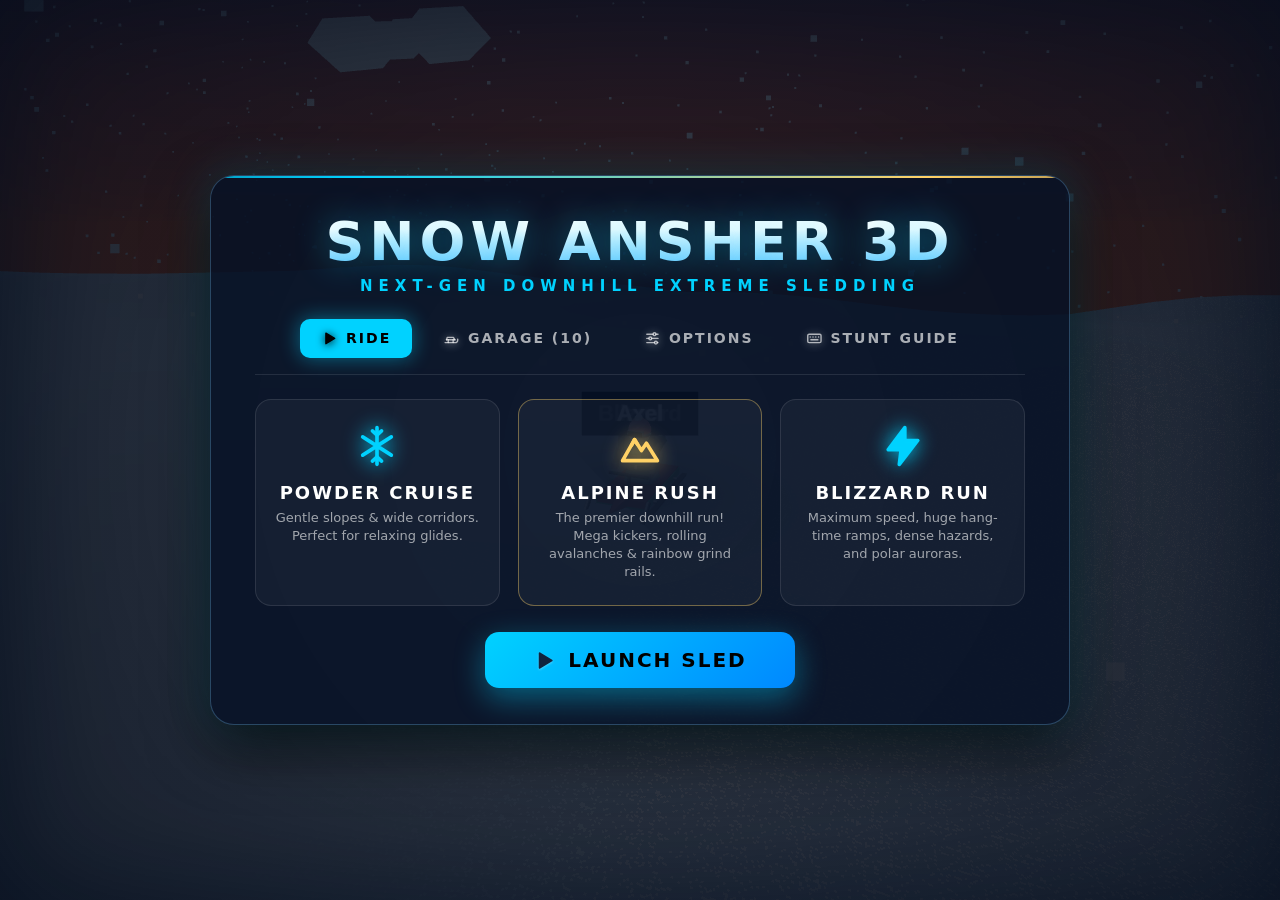
<file: index.html>
<!DOCTYPE html>
<html lang="en" data-theme="dark">
<head>
    <meta name="color-scheme" content="dark">
    <meta charset="UTF-8">
    <meta name="viewport" content="width=device-width, initial-scale=1.0, user-scalable=no">
    <title>snowansher</title>
    <link rel="icon" type="image/svg+xml" href="./favicon.svg">
    <link rel="apple-touch-icon" href="./favicon.svg">
    <link rel="stylesheet" href="./style.css">
</head>
<body>
    <!--
        Icon sprite. One consistent set (24x24, 2px round strokes) used everywhere via
        <svg class="icon"><use href="#i-NAME"/></svg>. Colour comes from currentColor.
    -->
    <svg xmlns="http://www.w3.org/2000/svg" aria-hidden="true" focusable="false" style="position:absolute;width:0;height:0;overflow:hidden">
        <defs>
            <symbol id="i-play" viewBox="0 0 24 24"><polygon points="7 4.5 19.5 12 7 19.5" fill="currentColor"/></symbol>
            <symbol id="i-pause" viewBox="0 0 24 24"><rect x="6" y="4.5" width="4" height="15" rx="1" fill="currentColor"/><rect x="14" y="4.5" width="4" height="15" rx="1" fill="currentColor"/></symbol>
            <symbol id="i-home" viewBox="0 0 24 24"><path d="M3 11.5 12 4l9 7.5"/><path d="M5.5 10v10h13V10"/><path d="M10 20v-5.5h4V20"/></symbol>
            <symbol id="i-retry" viewBox="0 0 24 24"><path d="M3.5 12a8.5 8.5 0 1 0 2.6-6.1"/><path d="M3.5 3.8v4.6h4.6"/></symbol>
            <symbol id="i-spin" viewBox="0 0 24 24"><path d="M20.5 12a8.5 8.5 0 1 1-2.6-6.1"/><path d="M20.5 3.8v4.6h-4.6"/></symbol>
            <symbol id="i-gift" viewBox="0 0 24 24"><rect x="3" y="8" width="18" height="4" rx="1"/><path d="M12 8v13"/><path d="M19 12v7a2 2 0 0 1-2 2H7a2 2 0 0 1-2-2v-7"/><path d="M7.5 8a2.5 2.5 0 0 1 0-5C10 3 12 8 12 8s2-5 4.5-5a2.5 2.5 0 0 1 0 5"/></symbol>
            <symbol id="i-trophy" viewBox="0 0 24 24"><path d="M6 9H4.5a2.5 2.5 0 0 1 0-5H6"/><path d="M18 9h1.5a2.5 2.5 0 0 0 0-5H18"/><path d="M4 22h16"/><path d="M10 14.66V17c0 .55-.47.98-.97 1.21C7.85 18.75 7 20.24 7 22"/><path d="M14 14.66V17c0 .55.47.98.97 1.21C16.15 18.75 17 20.24 17 22"/><path d="M18 2H6v7a6 6 0 0 0 12 0V2Z"/></symbol>
            <symbol id="i-shield" viewBox="0 0 24 24"><path d="M12 3l7.5 3v5.5c0 4.7-3.2 8.2-7.5 9.5-4.3-1.3-7.5-4.8-7.5-9.5V6L12 3z"/><path d="M9 12l2 2 4-4"/></symbol>
            <symbol id="i-magnet" viewBox="0 0 24 24"><path d="M5 3h5v9a2 2 0 0 0 4 0V3h5v9a7 7 0 0 1-14 0V3z"/><path d="M5 8h5M14 8h5"/></symbol>
            <symbol id="i-rocket" viewBox="0 0 24 24"><path d="M12 2.5c3.2 2.3 5 5.8 5 9.5v3.5H7V12c0-3.7 1.8-7.2 5-9.5z"/><circle cx="12" cy="9.5" r="1.8"/><path d="M7 13l-3 3.5V20l3-1.5M17 13l3 3.5V20l-3-1.5"/><path d="M10 18.5c0 1.4.8 2.6 2 3.5 1.2-.9 2-2.1 2-3.5"/></symbol>
            <symbol id="i-star" viewBox="0 0 24 24"><polygon points="12 2.5 14.9 8.6 21.5 9.5 16.7 14.1 17.9 20.7 12 17.5 6.1 20.7 7.3 14.1 2.5 9.5 9.1 8.6" fill="currentColor"/></symbol>
            <symbol id="i-bolt" viewBox="0 0 24 24"><polygon points="13 2 4 14 11 14 10 22 20 9 13 9" fill="currentColor"/></symbol>
            <symbol id="i-mountain" viewBox="0 0 24 24"><path d="M2.5 20 9 8.5l3.8 6 2.7-4L21.5 20z"/><path d="M7.4 11.6 9 8.5l1.6 2.6"/></symbol>
            <symbol id="i-snowflake" viewBox="0 0 24 24"><path d="M12 2v20M4.2 7l15.6 10M4.2 17 19.8 7"/><path d="M9.5 3.8 12 6l2.5-2.2M9.5 20.2 12 18l2.5 2.2"/></symbol>
            <symbol id="i-sled" viewBox="0 0 24 24"><path d="M3 18h14.5a3.5 3.5 0 0 0 3.5-3.5V13"/><path d="M5 14h12"/><path d="M7.5 14v4M14.5 14v4"/><path d="M5 14l1.2-3.5h8.6L17 14"/></symbol>
            <symbol id="i-sliders" viewBox="0 0 24 24"><path d="M4 6h9M17 6h3M4 12h3M11 12h9M4 18h11M19 18h1"/><circle cx="15" cy="6" r="2"/><circle cx="9" cy="12" r="2"/><circle cx="17" cy="18" r="2"/></symbol>
            <symbol id="i-gear" viewBox="0 0 24 24"><circle cx="12" cy="12" r="3.2"/><path d="M12 2.5v3M12 18.5v3M2.5 12h3M18.5 12h3M5.3 5.3l2.1 2.1M16.6 16.6l2.1 2.1M18.7 5.3l-2.1 2.1M7.4 16.6l-2.1 2.1"/></symbol>
            <symbol id="i-keyboard" viewBox="0 0 24 24"><rect x="2.5" y="6" width="19" height="12" rx="2"/><path d="M6 10h.01M10 10h.01M14 10h.01M18 10h.01M7 14h10"/></symbol>
            <symbol id="i-steer" viewBox="0 0 24 24"><path d="M3 12h18"/><path d="M7 8l-4 4 4 4"/><path d="M17 8l4 4-4 4"/></symbol>
            <symbol id="i-arrow-up" viewBox="0 0 24 24"><path d="M12 20V5"/><path d="M5.5 11.5 12 5l6.5 6.5"/></symbol>
            <symbol id="i-arrow-down" viewBox="0 0 24 24"><path d="M12 4v15"/><path d="M5.5 12.5 12 19l6.5-6.5"/></symbol>
            <symbol id="i-arrow-left" viewBox="0 0 24 24"><path d="M20 12H5"/><path d="M11.5 5.5 5 12l6.5 6.5"/></symbol>
            <symbol id="i-arrow-right" viewBox="0 0 24 24"><path d="M4 12h15"/><path d="M12.5 5.5 19 12l-6.5 6.5"/></symbol>
            <symbol id="i-rail" viewBox="0 0 24 24"><path d="M2.5 14c4-7 15-7 19 0"/><path d="M6 10.4V19M12 8.6V19M18 10.4V19"/></symbol>
            <symbol id="i-lock" viewBox="0 0 24 24"><rect x="5" y="10.5" width="14" height="10" rx="2"/><path d="M8 10.5V8a4 4 0 0 1 8 0v2.5"/></symbol>
            <symbol id="i-check" viewBox="0 0 24 24"><path d="M5 12.5l4.5 4.5L19 7.5"/></symbol>
            <symbol id="i-x" viewBox="0 0 24 24"><path d="M6 6l12 12M18 6 6 18"/></symbol>
            <symbol id="i-plus" viewBox="0 0 24 24"><path d="M12 5v14M5 12h14"/></symbol>
            <symbol id="i-minus" viewBox="0 0 24 24"><path d="M5 12h14"/></symbol>
            <symbol id="i-info" viewBox="0 0 24 24"><circle cx="12" cy="12" r="9.5"/><path d="M12 11v5.5"/><path d="M12 7.5h.01"/></symbol>
            <symbol id="i-heart" viewBox="0 0 24 24"><path d="M12 20.5 4.2 12.8a4.7 4.7 0 0 1 6.6-6.7L12 7.3l1.2-1.2a4.7 4.7 0 0 1 6.6 6.7L12 20.5z"/></symbol>
            <symbol id="i-flag" viewBox="0 0 24 24"><path d="M5 21V3"/><path d="M5 4h12l-2.5 4 2.5 4H5"/></symbol>
            <symbol id="i-tree" viewBox="0 0 24 24"><path d="M12 2.5 6 10h3L4.5 16h15L15 10h3L12 2.5z"/><path d="M12 16v5.5"/></symbol>
            <symbol id="i-eye" viewBox="0 0 24 24"><path d="M2 12s3.8-7 10-7 10 7 10 7-3.8 7-10 7S2 12 2 12z"/><circle cx="12" cy="12" r="3"/></symbol>
            <symbol id="i-volume" viewBox="0 0 24 24"><path d="M4 9.5v5h3.5L12.5 19V5L7.5 9.5H4z"/><path d="M16 9a4.2 4.2 0 0 1 0 6"/><path d="M18.6 6.4a8 8 0 0 1 0 11.2"/></symbol>
            <symbol id="i-music" viewBox="0 0 24 24"><path d="M9 18V5.5l11-2V16"/><circle cx="6.5" cy="18" r="2.5"/><circle cx="17.5" cy="16" r="2.5"/></symbol>
        </defs>
    </svg>

    <!-- 3D Canvas WebGL Render Layer -->
    <div id="canvas-container"></div>

    <!-- Speed vignette & visual overlays -->
    <div id="speed-vignette"></div>
    <div id="speed-lines"></div>
    <div id="screen-flash"></div>

    <!-- HUD (Heads-Up Display) -->
    <div id="hud">
        <div class="hud-top">
            <div class="hud-card">
                <div class="hud-icon-box gold">
                    <svg class="icon"><use href="#i-gift"/></svg>
                </div>
                <div>
                    <div class="hud-label">GIFTS</div>
                    <div class="hud-val" id="hud-gifts">0</div>
                </div>
            </div>

            <div class="hud-center">
                <div class="distance-display">
                    <div class="hud-label">DISTANCE</div>
                    <div><span class="hud-val" id="hud-dist">0</span><span class="unit">M</span></div>
                </div>
                <div id="combo-popup"><svg class="icon"><use href="#i-star"/></svg> CLOSE CALL! +50m <svg class="icon"><use href="#i-star"/></svg></div>

                <!-- Active Powerups Tray -->
                <div id="powerup-tray">
                    <div class="powerup-pill" id="pill-shield"><svg class="icon"><use href="#i-shield"/></svg> SHIELD</div>
                    <div class="powerup-pill" id="pill-magnet"><svg class="icon"><use href="#i-magnet"/></svg> MAGNET</div>
                    <div class="powerup-pill" id="pill-rocket"><svg class="icon"><use href="#i-rocket"/></svg> HYPER BOOST</div>
                    <div class="powerup-pill" id="pill-multiplier"><svg class="icon"><use href="#i-star"/></svg> 2X SCORE</div>
                </div>
            </div>

            <div class="hud-card">
                <div class="hud-icon-box">
                    <svg class="icon"><use href="#i-trophy"/></svg>
                </div>
                <div>
                    <div class="hud-label">RECORD</div>
                    <div class="hud-val" id="hud-best">0</div>
                </div>
            </div>
        </div>

        <div class="hud-bottom">
            <div class="hud-controls-hint">
                <span class="kbd-badge kbd-steer">A</span> <span class="kbd-badge kbd-steer">D</span> STEER
                <span style="opacity: 0.3; margin: 0 4px;">|</span>
                <span class="kbd-badge kbd-jump">SPACE</span> HIGH JUMP
                <span style="opacity: 0.3; margin: 0 4px;">|</span>
                <span class="kbd-badge kbd-stunt">W</span> <span class="kbd-badge kbd-stunt">S</span> <span class="kbd-badge kbd-stunt">E</span> AERIAL STUNTS
                <span style="opacity: 0.3; margin: 0 4px;">|</span>
                <span class="kbd-badge kbd-pause">ESC</span> PAUSE
            </div>

            <div class="speedometer">
                <div class="hud-label">VELOCITY</div>
                <div class="speed-val-wrap">
                    <span class="hud-val" id="hud-speed">0</span>
                    <span class="unit">KM/H</span>
                </div>
                <div class="speed-bar-container">
                    <div class="speed-bar-fill" id="hud-speed-bar"></div>
                </div>
            </div>
        </div>
    </div>

    <!-- Mobile Touch Area -->
    <div id="touch-controls">
        <div class="touch-zone-left" id="touch-left"></div>
        <div class="touch-zone-jump" id="touch-jump"></div>
        <div class="touch-zone-right" id="touch-right"></div>
    </div>

    <!-- Main Menu Overlay -->
    <div id="menu-overlay" class="overlay">
        <div class="menu-modal">
            <div class="title-block">
                <h1>SNOW ANSHER 3D</h1>
                <div class="subtitle">Next-Gen Downhill Extreme Sledding</div>
            </div>

            <div class="tabs">
                <button class="tab-btn active" data-tab="tab-play"><svg class="icon"><use href="#i-play"/></svg> RIDE</button>
                <button class="tab-btn" data-tab="tab-garage"><svg class="icon"><use href="#i-sled"/></svg> GARAGE (10)</button>
                <button class="tab-btn" data-tab="tab-settings"><svg class="icon"><use href="#i-sliders"/></svg> OPTIONS</button>
                <button class="tab-btn" data-tab="tab-controls"><svg class="icon"><use href="#i-keyboard"/></svg> STUNT GUIDE</button>
            </div>

            <!-- Tab: Play Modes -->
            <div id="tab-play" class="tab-panel active">
                <div class="modes-grid">
                    <div class="mode-card" onclick="game.start('easy')">
                        <svg class="icon"><use href="#i-snowflake"/></svg>
                        <h3>POWDER CRUISE</h3>
                        <p>Gentle slopes & wide corridors. Perfect for relaxing glides.</p>
                    </div>
                    <div class="mode-card featured" onclick="game.start('medium')">
                        <svg class="icon"><use href="#i-mountain"/></svg>
                        <h3>ALPINE RUSH</h3>
                        <p>The premier downhill run! Mega kickers, rolling avalanches & rainbow grind rails.</p>
                    </div>
                    <div class="mode-card" onclick="game.start('hard')">
                        <svg class="icon"><use href="#i-bolt"/></svg>
                        <h3>BLIZZARD RUN</h3>
                        <p>Maximum speed, huge hang-time ramps, dense hazards, and polar auroras.</p>
                    </div>
                </div>

                <div style="text-align: center;">
                    <button class="btn-action" onclick="game.start('medium')">
                        <svg class="icon"><use href="#i-play"/></svg> LAUNCH SLED
                    </button>
                </div>
            </div>

            <!-- Tab: Garage -->
            <div id="tab-garage" class="tab-panel">
                <div class="garage-header">
                    <h2 style="font-family: 'Orbitron'; font-size: 20px;">FLEET GARAGE</h2>
                    <div class="garage-currency">
                        <svg class="icon"><use href="#i-gift"/></svg> <span id="garage-gifts-val">0</span>
                    </div>
                </div>

                <div class="sled-grid" id="garage-list">
                    <!-- Populated dynamically via JS -->
                </div>
            </div>

            <!-- Tab: Settings -->
            <div id="tab-settings" class="tab-panel">
                <div class="settings-grid">
                    <div class="setting-row">
                        <label>GRAPHICS PRESET</label>
                        <select id="opt-graphics" onchange="game.setOption('graphics', this.value)">
                            <option value="ultra">ULTRA (GLSL Shaders & High VFX)</option>
                            <option value="balanced" selected>BALANCED (Smooth 60FPS)</option>
                            <option value="performance">PERFORMANCE (Fast / Low Spec)</option>
                        </select>
                    </div>
                    <div class="setting-row">
                        <label>THEME</label>
                        <select id="opt-theme" onchange="game.setOption('theme', this.value)">
                            <option value="dark" selected>DARK (Default)</option>
                            <option value="midnight">MIDNIGHT BLUE</option>
                            <option value="light">LIGHT</option>
                        </select>
                    </div>
                    <div class="setting-row">
                        <label>CAMERA SENSITIVITY</label>
                        <input type="range" id="opt-sens" min="0.6" max="2.2" step="0.1" value="1.2" oninput="game.setOption('sens', this.value)">
                    </div>
                    <div class="setting-row">
                        <label>FIELD OF VIEW (FOV)</label>
                        <input type="range" id="opt-fov" min="55" max="95" step="5" value="70" oninput="game.setOption('fov', this.value)">
                    </div>
                    <div class="setting-row">
                        <label>AUDIO VOLUME</label>
                        <input type="range" id="opt-volume" min="0" max="1" step="0.05" value="0.75" oninput="game.setOption('volume', this.value)">
                    </div>
                </div>
            </div>

            <!-- Tab: Controls / Stunts Guide -->
            <div id="tab-controls" class="tab-panel">
                <div style="display: flex; flex-direction: column; gap: 12px; font-size: 15px; color: rgba(255,255,255,0.85); line-height: 1.5;">
                    <div style="display: flex; align-items: center; justify-content: space-between; border-bottom: 1px solid rgba(255,255,255,0.1); padding-bottom: 6px;">
                        <span><svg class="icon"><use href="#i-steer"/></svg> Steer Left / Right</span>
                        <span><span class="kbd-badge">A</span> <span class="kbd-badge">D</span> or <span class="kbd-badge">←</span> <span class="kbd-badge">→</span></span>
                    </div>
                    <div style="display: flex; align-items: center; justify-content: space-between; border-bottom: 1px solid rgba(255,255,255,0.1); padding-bottom: 6px;">
                        <span><svg class="icon"><use href="#i-arrow-up"/></svg> High Jump / Mega Ramp Launch</span>
                        <span><span class="kbd-badge">SPACE</span> (Hold for extra floaty height!)</span>
                    </div>
                    <div style="display: flex; align-items: center; justify-content: space-between; border-bottom: 1px solid rgba(255,255,255,0.1); padding-bottom: 6px;">
                        <span><svg class="icon"><use href="#i-spin"/></svg> Aerial Stunts (While in air)</span>
                        <span><span class="kbd-badge">W</span> Superman | <span class="kbd-badge">S</span> Backflip | <span class="kbd-badge">E</span> Method</span>
                    </div>
                    <div style="display: flex; align-items: center; justify-content: space-between; border-bottom: 1px solid rgba(255,255,255,0.1); padding-bottom: 6px;">
                        <span><svg class="icon"><use href="#i-rail"/></svg> Rainbow Grind Rails</span>
                        <span>Land on elevated rails to grind with sparks!</span>
                    </div>
                    <div style="display: flex; align-items: center; justify-content: space-between;">
                        <span><svg class="icon"><use href="#i-shield"/></svg> Powerup Pickups</span>
                        <span>Shield (Absorbs crash) | Magnet | Hyper Rocket Boost</span>
                    </div>
                </div>
            </div>
        </div>
    </div>

    <!-- Game Over Overlay -->
    <div id="gameover-overlay" class="overlay hidden">
        <div class="menu-modal gameover-modal">
            <div id="new-record-tag" class="highscore-badge"><svg class="icon"><use href="#i-star"/></svg> NEW RECORD! <svg class="icon"><use href="#i-star"/></svg></div>
            <h1 style="font-family: 'Orbitron'; font-size: 42px; color: var(--danger); text-shadow: 0 0 25px rgba(255, 71, 87, 0.5);">WIPEOUT!</h1>
            <p style="color: rgba(255,255,255,0.6); letter-spacing: 3px; font-weight: 700; margin-top: 4px;">HEAVY IMPACT DETECTED</p>

            <div class="gameover-stats">
                <div class="stat-result-box">
                    <div class="hud-label">DISTANCE</div>
                    <div class="num" id="go-dist">0m</div>
                </div>
                <div class="stat-result-box">
                    <div class="hud-label">GIFTS</div>
                    <div class="num gold" id="go-gifts">0</div>
                </div>
                <div class="stat-result-box">
                    <div class="hud-label">TOP SPEED</div>
                    <div class="num" id="go-speed">0</div>
                </div>
            </div>

            <div style="display: flex; justify-content: center; gap: 16px;">
                <button class="btn-action" onclick="game.retry()">
                    <svg class="icon"><use href="#i-retry"/></svg> RETRY RUN
                </button>
                <button class="btn-secondary" onclick="game.openMenu()">
                    <svg class="icon"><use href="#i-home"/></svg> HUB
                </button>
            </div>
        </div>
    </div>

    <!-- Pause Overlay -->
    <div id="pause-overlay" class="overlay hidden">
        <div class="menu-modal" style="max-width: 440px; text-align: center;">
            <h1 style="font-family: 'Orbitron'; font-size: 36px; margin-bottom: 24px;">GAME PAUSED</h1>
            <div style="display: flex; flex-direction: column; gap: 14px;">
                <button class="btn-action" onclick="game.togglePause()">
                    <svg class="icon"><use href="#i-play"/></svg> RESUME
                </button>
                <button class="btn-secondary" onclick="game.retry()">
                    <svg class="icon"><use href="#i-retry"/></svg> RESTART
                </button>
                <button class="btn-secondary" onclick="game.openMenu()">
                    <svg class="icon"><use href="#i-home"/></svg> MAIN MENU
                </button>
            </div>
        </div>
    </div>

    <!-- Three.js Engine & Modular Subsystems -->
    <script src="three.r128.min.js"></script>
    <script src="js/DebugTools.js"></script>
    <script src="js/Shaders.js"></script>
    <script src="js/AudioEngine.js"></script>
    <script src="js/AudioSynthesizerBank.js"></script>
    <script src="js/SoundtrackData.js"></script>
    <script src="js/RiderModel.js"></script>
    <script src="js/StuntAnimationLibrary.js"></script>
    <script src="js/SledCollection.js"></script>
    <script src="js/CosmeticsCatalog.js"></script>
    <script src="js/WorldEnvironment.js"></script>
    <script src="js/ProceduralDecorations.js"></script>
    <script src="js/SlopeTrackPatterns.js"></script>
    <script src="js/ObstaclesManager.js"></script>
    <script src="js/PowerupSystem.js"></script>
    <script src="js/TrickSystem.js"></script>
    <script src="js/ParticleEngine.js"></script>
    <script src="js/GamePhysics.js"></script>
    <script src="js/MultiplayerBotRiders.js"></script>
    <script src="js/AchievementsCatalog.js"></script>
    <script src="js/GameUI.js"></script>
    <script src="js/GhostRacer.js"></script>
    <script src="js/BiomesManager.js"></script>
    <script src="js/WeatherFX.js"></script>
    <script src="js/Customizer.js"></script>
    <script src="js/TelemetryAndLeaderboard.js"></script>
    <script src="js/TerrainBiomesMesher.js"></script>
    <script src="js/StuntComboEngine.js"></script>
    <script src="js/DailyChallenges.js"></script>
    <script src="js/VisualPostProcessor.js"></script>
    <script src="script.js"></script>

    <style>
        /* Sprite icons: stroke-based, sized to the surrounding text by default. */
        svg.icon {
            display: inline-block;
            width: 1em;
            height: 1em;
            flex: 0 0 auto;
            vertical-align: -0.125em;
            fill: none;
            stroke: currentColor;
            stroke-width: 2;
            stroke-linecap: round;
            stroke-linejoin: round;
            overflow: visible;
        }

        /* Mode cards: the icon sits above the title at a real size. It was 1em (16px)
           because the old rule targeted <i> elements that no longer exist. */
        .mode-card > svg.icon {
            display: block;
            width: 44px;
            height: 44px;
            margin: 0 auto 14px;
            color: var(--primary);
            filter: drop-shadow(0 0 10px currentColor);
            transition: transform 0.25s;
        }
        .mode-card.featured > svg.icon { color: var(--accent); }
        .mode-card:hover > svg.icon { transform: scale(1.15); }

        .tab-btn svg.icon { width: 1.2em; height: 1.2em; }
        .btn-action svg.icon, .btn-secondary svg.icon { width: 1.15em; height: 1.15em; }
        .hud-icon-box svg.icon { width: 1.15em; height: 1.15em; }
        .garage-currency svg.icon { width: 1.1em; height: 1.1em; }
        #tab-controls svg.icon { width: 1.25em; height: 1.25em; margin-right: 6px; color: var(--primary); }

        /* Legacy Font Awesome-style <i> icons created by JS templates are swapped for
           sprite icons by the script below; keep their old shim class styled the same. */
        svg.snow-fa-icon { display: inline-block; }
    </style>
    <script>
    /* Swap <i class="fas fa-..."> placeholders (used by JS-built toasts and garage
       cards) for icons from the sprite above. */
    (() => {
        const MAP = {
            "fa-gift": "gift", "fa-trophy": "trophy", "fa-medal": "trophy",
            "fa-shield-alt": "shield", "fa-shield": "shield", "fa-magnet": "magnet",
            "fa-rocket": "rocket", "fa-star": "star", "fa-bolt": "bolt",
            "fa-play": "play", "fa-pause": "pause", "fa-home": "home", "fa-rotate": "retry",
            "fa-cog": "gear", "fa-wrench": "gear", "fa-sliders-h": "sliders",
            "fa-snowflake": "snowflake", "fa-tree": "tree", "fa-flag": "flag",
            "fa-check": "check", "fa-times": "x", "fa-close": "x",
            "fa-plus": "plus", "fa-minus": "minus", "fa-lock": "lock", "fa-unlock": "lock",
            "fa-info-circle": "info", "fa-question-circle": "info", "fa-heart": "heart",
            "fa-eye": "eye", "fa-music": "music", "fa-keyboard": "keyboard",
            "fa-volume-up": "volume", "fa-volume-down": "volume", "fa-volume-mute": "volume",
            "fa-arrow-left": "arrow-left", "fa-arrow-right": "arrow-right",
            "fa-arrow-up": "arrow-up", "fa-arrow-down": "arrow-down"
        };
        function convert(el) {
            const key = [...el.classList].find(c => MAP[c]);
            const svg = document.createElementNS("http://www.w3.org/2000/svg", "svg");
            svg.setAttribute("class", "icon snow-fa-icon");
            svg.setAttribute("data-icon", key || "fa-star");
            svg.setAttribute("aria-hidden", "true");
            const use = document.createElementNS("http://www.w3.org/2000/svg", "use");
            use.setAttribute("href", "#i-" + (key ? MAP[key] : "star"));
            svg.appendChild(use);
            el.replaceWith(svg);
        }
        function replaceIcons(root) {
            if (root.nodeType === 1 && root.matches && root.matches('i[class*="fa-"]')) convert(root);
            if (!root.querySelectorAll) return;
            root.querySelectorAll('i[class*="fa-"]').forEach(convert);
        }
        replaceIcons(document);
        new MutationObserver(records => records.forEach(record =>
            record.addedNodes.forEach(node => { if (node.nodeType === 1) replaceIcons(node); })
        )).observe(document.documentElement, { childList: true, subtree: true });
    })();
    </script>

</body>
</html>
</file>
<file: style.css>
:root, :root[data-theme="dark"] {
  color-scheme: dark;
  --primary: #00d2ff;
  --primary-glow: rgba(0, 210, 255, 0.45);
  --accent: #ffd166;
  --accent-glow: rgba(255, 209, 102, 0.5);
  --danger: #ff4757;
  --glass-bg: rgba(7, 18, 38, 0.82);
  --glass-border: rgba(120, 200, 255, 0.28);
  --glass-highlight: rgba(255, 255, 255, 0.12);
  --panel-bg: rgba(3, 10, 24, 0.9);
  --surface: #050b14;
  --surface-2: #0a1526;
  --text: #ffffff;
  --text-dim: rgba(255, 255, 255, 0.65);
}

:root[data-theme="midnight"] {
  color-scheme: dark;
  --primary: #7c5cff;
  --primary-glow: rgba(124, 92, 255, 0.45);
  --accent: #00e5a0;
  --accent-glow: rgba(0, 229, 160, 0.5);
  --glass-bg: rgba(10, 6, 32, 0.85);
  --glass-border: rgba(150, 120, 255, 0.3);
  --panel-bg: rgba(6, 4, 20, 0.92);
  --surface: #07041a;
  --surface-2: #100b2e;
  --text: #f2eeff;
  --text-dim: rgba(242, 238, 255, 0.65);
}

:root[data-theme="light"] {
  color-scheme: light;
  --primary: #0077b6;
  --primary-glow: rgba(0, 119, 182, 0.35);
  --accent: #c77700;
  --accent-glow: rgba(199, 119, 0, 0.4);
  --danger: #d62828;
  --glass-bg: rgba(245, 249, 255, 0.88);
  --glass-border: rgba(0, 119, 182, 0.28);
  --glass-highlight: rgba(255, 255, 255, 0.7);
  --panel-bg: rgba(255, 255, 255, 0.94);
  --surface: #eef4fa;
  --surface-2: #dfeaf5;
  --text: #0d1b2a;
  --text-dim: rgba(13, 27, 42, 0.68);
}

* {
  box-sizing: border-box;
  user-select: none;
  -webkit-user-select: none;
  margin: 0;
  padding: 0;
}

body, html {
  width: 100%;
  height: 100%;
  overflow: hidden;
  background-color: var(--surface, #050b14);
  font-family: system-ui, -apple-system, BlinkMacSystemFont, 'Segoe UI', Roboto, sans-serif;
  color: var(--text, #ffffff);
}

#canvas-container {
  position: absolute;
  inset: 0;
  z-index: 1;
}

canvas {
  display: block;
  width: 100%;
  height: 100%;
}

/* Speed Vignette & Speed Lines */
#speed-vignette {
  position: fixed;
  inset: 0;
  pointer-events: none;
  z-index: 5;
  box-shadow: inset 0 0 120px rgba(0, 40, 80, 0.7);
  transition: box-shadow 0.2s;
}

#speed-lines {
  position: fixed;
  inset: 0;
  pointer-events: none;
  z-index: 6;
  opacity: 0;
  background: radial-gradient(circle at center, transparent 55%, rgba(200, 245, 255, 0.2) 95%);
  transition: opacity 0.2s ease-out;
}

#screen-flash {
  position: fixed;
  inset: 0;
  pointer-events: none;
  z-index: 7;
  background: white;
  opacity: 0;
  transition: opacity 0.15s ease-out;
}

/* Achievement Toast Notification */
.achievement-toast {
  position: fixed;
  top: 24px;
  right: 24px;
  z-index: 1000;
  background: var(--glass-bg);
  border: 1px solid var(--accent);
  border-radius: 16px;
  padding: 14px 22px;
  display: flex;
  align-items: center;
  gap: 16px;
  box-shadow: 0 10px 40px rgba(0, 0, 0, 0.6), 0 0 25px var(--accent-glow);
  backdrop-filter: none;
  transform: translateX(120%);
  transition: transform 0.4s cubic-bezier(0.175, 0.885, 0.32, 1.275);
  pointer-events: none;
}

.achievement-toast.show {
  transform: translateX(0);
}

/* HUD Overlay */
#hud {
  position: fixed;
  inset: 0;
  pointer-events: none;
  z-index: 10;
  display: flex;
  flex-direction: column;
  justify-content: space-between;
  padding: 24px 32px;
  visibility: hidden;
  opacity: 0;
  transition: opacity 0.3s ease;
}

#hud.active {
  visibility: visible;
  opacity: 1;
}

.hud-top {
  display: flex;
  justify-content: space-between;
  align-items: flex-start;
}

.hud-card {
  background: var(--glass-bg);
  backdrop-filter: none;
  -webkit-backdrop-filter: none;
  border: 1px solid var(--glass-border);
  border-radius: 14px;
  padding: 12px 20px;
  box-shadow: 0 8px 32px rgba(0, 0, 0, 0.45);
  display: flex;
  align-items: center;
  gap: 14px;
}

.hud-icon-box {
  width: 44px;
  height: 44px;
  border-radius: 10px;
  background: rgba(255, 255, 255, 0.08);
  display: flex;
  align-items: center;
  justify-content: center;
  font-size: 20px;
  color: var(--primary);
  border: 1px solid rgba(255, 255, 255, 0.1);
}

.hud-icon-box.gold {
  color: var(--accent);
  background: rgba(255, 209, 102, 0.12);
}

.hud-label {
  font-size: 11px;
  letter-spacing: 2px;
  text-transform: uppercase;
  color: rgba(255, 255, 255, 0.6);
  font-weight: 700;
}

.hud-val {
  font-family: 'Orbitron', system-ui, sans-serif;
  font-size: 26px;
  font-weight: 700;
  color: #ffffff;
  text-shadow: 0 0 12px var(--primary-glow);
}

.hud-center {
  position: absolute;
  left: 50%;
  top: 24px;
  transform: translateX(-50%);
  display: flex;
  flex-direction: column;
  align-items: center;
  gap: 8px;
}

.distance-display {
  background: var(--glass-bg);
  backdrop-filter: none;
  border: 1px solid var(--glass-border);
  border-radius: 16px;
  padding: 10px 30px;
  text-align: center;
}

.distance-display .hud-val {
  font-size: 38px;
  font-weight: 900;
  color: #ffffff;
  letter-spacing: 2px;
}

.distance-display .unit {
  font-size: 14px;
  color: var(--primary);
  margin-left: 4px;
}

/* Active Powerups Tray */
#powerup-tray {
  display: flex;
  gap: 10px;
  margin-top: 6px;
}

.powerup-pill {
  background: rgba(0, 0, 0, 0.6);
  border: 1px solid var(--primary);
  border-radius: 20px;
  padding: 4px 14px;
  display: flex;
  align-items: center;
  gap: 8px;
  font-size: 12px;
  font-family: 'Orbitron', system-ui, sans-serif;
  font-weight: bold;
  color: white;
  display: none;
}

.powerup-pill.active {
  display: flex;
}

/* Combo & Near-miss toast */
#combo-popup {
  font-family: 'Orbitron', system-ui, sans-serif;
  font-size: 24px;
  font-weight: 900;
  color: var(--accent);
  text-shadow: 0 0 25px var(--accent-glow);
  letter-spacing: 2px;
  opacity: 0;
  transform: scale(0.7) translateY(10px);
  transition: all 0.25s cubic-bezier(0.175, 0.885, 0.32, 1.275);
  pointer-events: none;
  white-space: nowrap;
}

#combo-popup.show {
  opacity: 1;
  transform: scale(1.15) translateY(0);
}

/* HUD Bottom */
.hud-bottom {
  display: flex;
  justify-content: space-between;
  align-items: flex-end;
}

.speedometer {
  background: var(--glass-bg);
  backdrop-filter: none;
  border: 1px solid var(--glass-border);
  border-radius: 14px;
  padding: 14px 24px;
  display: flex;
  flex-direction: column;
  align-items: flex-end;
}

.speed-val-wrap {
  display: flex;
  align-items: baseline;
  gap: 6px;
}

.speed-val-wrap .hud-val {
  font-size: 36px;
  font-weight: 900;
  color: #00d2ff;
}

.speed-val-wrap .unit {
  font-size: 13px;
  color: rgba(255, 255, 255, 0.5);
  font-weight: 700;
}

.speed-bar-container {
  width: 150px;
  height: 7px;
  background: rgba(255, 255, 255, 0.12);
  border-radius: 4px;
  margin-top: 6px;
  overflow: hidden;
}

.speed-bar-fill {
  height: 100%;
  width: 30%;
  background: linear-gradient(90deg, #00d2ff, #ffd166, #ff4757);
  border-radius: 4px;
  transition: width 0.1s linear;
}

.hud-controls-hint {
  color: rgba(255, 255, 255, 0.65);
  font-size: 14px;
  font-weight: 600;
  letter-spacing: 1px;
  display: flex;
  align-items: center;
  gap: 8px;
}

.kbd-badge {
  background: rgba(255, 255, 255, 0.15);
  border: 1px solid rgba(255, 255, 255, 0.3);
  border-radius: 6px;
  padding: 3px 8px;
  font-size: 12px;
  font-family: 'Orbitron', system-ui, sans-serif;
  color: #ffffff;
}

/* Mobile Touch Controls */
#touch-controls {
  position: fixed;
  inset: 0;
  pointer-events: none;
  z-index: 15;
  display: none;
}

.touch-zone-left, .touch-zone-right, .touch-zone-jump {
  position: absolute;
  pointer-events: auto;
}

.touch-zone-left { left: 0; bottom: 0; width: 35%; height: 60%; }
.touch-zone-right { right: 0; bottom: 0; width: 35%; height: 60%; }
.touch-zone-jump { left: 35%; width: 30%; bottom: 0; height: 60%; }

/* Overlays & Menus */
.overlay {
  position: fixed;
  inset: 0;
  z-index: 20;
  display: flex;
  align-items: center;
  justify-content: center;
  background: radial-gradient(circle at center, color-mix(in srgb, var(--panel-bg, rgba(3, 14, 33, 0.9)) 85%, transparent) 0%, var(--panel-bg, rgba(1, 6, 15, 0.96)) 100%);
  opacity: 1;
  transition: opacity 0.35s ease, visibility 0.35s ease;
}

.overlay.hidden {
  opacity: 0;
  visibility: hidden;
  pointer-events: none;
}

.menu-modal {
  background: var(--glass-bg);
  border: 1px solid var(--glass-border);
  border-radius: 24px;
  box-shadow: 0 20px 60px rgba(0, 0, 0, 0.75), 0 0 45px rgba(0, 210, 255, 0.2);
  width: 90%;
  max-width: 860px;
  padding: 36px 44px;
  position: relative;
  overflow: hidden;
}

.menu-modal::before {
  content: '';
  position: absolute;
  top: 0;
  left: -50%;
  width: 200%;
  height: 2px;
  background: linear-gradient(90deg, transparent, var(--primary), var(--accent), transparent);
}

.title-block {
  text-align: center;
  margin-bottom: 24px;
}

.title-block h1 {
  font-family: 'Orbitron', system-ui, sans-serif;
  font-size: 54px;
  font-weight: 900;
  letter-spacing: 5px;
  background: linear-gradient(180deg, #ffffff 30%, #76d0ff 85%, #0099ff 100%);
  -webkit-background-clip: text;
  -webkit-text-fill-color: transparent;
  text-shadow: 0 0 35px var(--primary-glow);
  line-height: 1.1;
}

.title-block .subtitle {
  font-size: 15px;
  letter-spacing: 6px;
  color: var(--primary);
  text-transform: uppercase;
  font-weight: 700;
  margin-top: 6px;
}

/* Nav Tabs */
.tabs {
  display: flex;
  gap: 10px;
  justify-content: center;
  margin-bottom: 24px;
  border-bottom: 1px solid rgba(255, 255, 255, 0.1);
  padding-bottom: 16px;
}

.tab-btn {
  background: transparent;
  border: 1px solid transparent;
  color: rgba(255, 255, 255, 0.65);
  font-family: 'Orbitron', system-ui, sans-serif;
  font-size: 14px;
  font-weight: 700;
  letter-spacing: 2px;
  padding: 10px 20px;
  border-radius: 10px;
  cursor: pointer;
  transition: all 0.25s ease;
  display: flex;
  align-items: center;
  gap: 8px;
}

.tab-btn:hover {
  color: #ffffff;
  background: rgba(255, 255, 255, 0.08);
}

.tab-btn.active {
  color: #000000;
  background: var(--primary);
  box-shadow: 0 0 20px var(--primary-glow);
}

.tab-panel {
  display: none;
  animation: fadeIn 0.3s ease forwards;
}

.tab-panel.active {
  display: block;
}

@keyframes fadeIn {
  from { opacity: 0; transform: translateY(8px); }
  to { opacity: 1; transform: translateY(0); }
}

/* Mode Selection Cards */
.modes-grid {
  display: grid;
  grid-template-columns: repeat(3, 1fr);
  gap: 18px;
  margin-bottom: 26px;
}

.mode-card {
  background: rgba(255, 255, 255, 0.04);
  border: 1px solid rgba(255, 255, 255, 0.1);
  border-radius: 16px;
  padding: 24px 18px;
  text-align: center;
  cursor: pointer;
  transition: all 0.25s ease;
  position: relative;
  overflow: hidden;
}

.mode-card:hover {
  background: rgba(0, 210, 255, 0.12);
  border-color: var(--primary);
  transform: translateY(-5px);
  box-shadow: 0 12px 28px rgba(0, 210, 255, 0.25);
}

.mode-card.featured {
  border-color: rgba(255, 209, 102, 0.4);
}

.mode-card.featured:hover {
  background: rgba(255, 209, 102, 0.15);
  border-color: var(--accent);
  box-shadow: 0 12px 28px rgba(255, 209, 102, 0.3);
}

.mode-card i {
  font-size: 38px;
  margin-bottom: 14px;
  color: var(--primary);
  transition: transform 0.25s;
}

.mode-card.featured i {
  color: var(--accent);
}

.mode-card:hover i {
  transform: scale(1.15);
}

.mode-card h3 {
  font-family: 'Orbitron', system-ui, sans-serif;
  font-size: 18px;
  letter-spacing: 2px;
  margin-bottom: 6px;
}

.mode-card p {
  font-size: 13px;
  color: rgba(255, 255, 255, 0.6);
  line-height: 1.4;
}

/* Garage Grid */
.garage-header {
  display: flex;
  justify-content: space-between;
  align-items: center;
  margin-bottom: 18px;
}

.garage-currency {
  display: flex;
  align-items: center;
  gap: 8px;
  font-family: 'Orbitron', system-ui, sans-serif;
  font-size: 22px;
  color: var(--accent);
  background: rgba(255, 209, 102, 0.12);
  padding: 8px 18px;
  border-radius: 12px;
  border: 1px solid rgba(255, 209, 102, 0.3);
}

.sled-grid {
  display: grid;
  grid-template-columns: repeat(auto-fit, minmax(230px, 1fr));
  gap: 16px;
  max-height: 340px;
  overflow-y: auto;
  padding-right: 8px;
}

.sled-card {
  background: rgba(255, 255, 255, 0.04);
  border: 1px solid rgba(255, 255, 255, 0.1);
  border-radius: 14px;
  padding: 18px;
  cursor: pointer;
  transition: all 0.25s ease;
  position: relative;
}

.sled-card:hover {
  border-color: var(--primary);
  background: rgba(255, 255, 255, 0.08);
  transform: translateY(-3px);
}

.sled-card.selected {
  border-color: var(--primary);
  background: rgba(0, 210, 255, 0.16);
  box-shadow: 0 0 25px var(--primary-glow);
}

.sled-card.locked {
  opacity: 0.6;
}

.sled-badge {
  display: inline-block;
  font-size: 11px;
  font-weight: bold;
  padding: 3px 8px;
  border-radius: 6px;
  background: rgba(255, 255, 255, 0.1);
}

.sled-badge.owned {
  background: rgba(46, 213, 115, 0.2);
  color: #2ed573;
}

.sled-title {
  font-family: 'Orbitron', system-ui, sans-serif;
  font-size: 17px;
  font-weight: 700;
  margin-bottom: 6px;
}

.sled-stats-mini {
  display: flex;
  flex-direction: column;
  gap: 5px;
  font-size: 12px;
  color: rgba(255, 255, 255, 0.7);
}

.stat-row {
  display: flex;
  justify-content: space-between;
}

.stat-mini-bar {
  width: 85px;
  height: 4px;
  background: rgba(255, 255, 255, 0.15);
  border-radius: 2px;
  overflow: hidden;
  align-self: center;
}

.stat-mini-fill {
  height: 100%;
  background: var(--primary);
  border-radius: 2px;
}

/* Settings Grid */
.settings-grid {
  display: grid;
  grid-template-columns: repeat(2, 1fr);
  gap: 20px;
}

.setting-row {
  display: flex;
  flex-direction: column;
  gap: 8px;
}

.setting-row label {
  font-family: 'Orbitron', system-ui, sans-serif;
  font-size: 13px;
  letter-spacing: 1px;
  color: rgba(255, 255, 255, 0.85);
}

.setting-row select, .setting-row input[type="range"] {
  background: rgba(0, 0, 0, 0.4);
  border: 1px solid var(--glass-border);
  color: white;
  padding: 10px 14px;
  border-radius: 10px;
  font-family: inherit;
  font-size: 14px;
  outline: none;
}

/* Range sliders must have ZERO horizontal padding, otherwise the thumb
   track is inset and the slider can never reach 0% or 100% */
.setting-row input[type="range"] {
  padding: 8px 0;
  cursor: pointer;
}

/* Buttons */
.btn-action {
  display: inline-flex;
  align-items: center;
  justify-content: center;
  gap: 12px;
  background: linear-gradient(135deg, #00d2ff, #0088ff);
  color: #000000;
  font-family: 'Orbitron', system-ui, sans-serif;
  font-weight: 900;
  font-size: 20px;
  letter-spacing: 2px;
  padding: 16px 48px;
  border-radius: 14px;
  border: none;
  cursor: pointer;
  box-shadow: 0 10px 30px rgba(0, 210, 255, 0.4);
  transition: all 0.25s ease;
  text-transform: uppercase;
}

.btn-action:hover {
  transform: translateY(-3px) scale(1.02);
  box-shadow: 0 15px 45px rgba(0, 210, 255, 0.6);
  background: linear-gradient(135deg, #33dcff, #1995ff);
}

.btn-secondary {
  background: rgba(255, 255, 255, 0.08);
  border: 1px solid rgba(255, 255, 255, 0.2);
  color: #ffffff;
  font-family: 'Orbitron', system-ui, sans-serif;
  font-size: 15px;
  padding: 12px 28px;
  border-radius: 12px;
  cursor: pointer;
  transition: all 0.2s;
}

.btn-secondary:hover {
  background: rgba(255, 255, 255, 0.16);
  border-color: rgba(255, 255, 255, 0.4);
}

/* Game Over Screen */
.gameover-modal {
  text-align: center;
  max-width: 580px;
}

.gameover-stats {
  display: grid;
  grid-template-columns: repeat(3, 1fr);
  gap: 16px;
  margin: 28px 0;
}

.stat-result-box {
  background: rgba(255, 255, 255, 0.04);
  border: 1px solid rgba(255, 255, 255, 0.1);
  border-radius: 14px;
  padding: 16px;
}

.stat-result-box .num {
  font-family: 'Orbitron', system-ui, sans-serif;
  font-size: 32px;
  font-weight: 900;
  color: var(--primary);
  margin-top: 4px;
}

.stat-result-box .num.gold {
  color: var(--accent);
}

.highscore-badge {
  display: inline-block;
  background: linear-gradient(90deg, #f1c40f, #e67e22);
  color: black;
  font-family: 'Orbitron', system-ui, sans-serif;
  font-weight: 900;
  font-size: 12px;
  padding: 4px 14px;
  border-radius: 20px;
  letter-spacing: 2px;
  margin-bottom: 12px;
  display: none;
}

@media (max-width: 768px) {
  .menu-modal { padding: 24px 20px; width: 95%; }
  .title-block h1 { font-size: 36px; }
  .modes-grid { grid-template-columns: 1fr; gap: 12px; }
  .settings-grid { grid-template-columns: 1fr; }
  .hud-controls-hint { display: none; }
  #touch-controls { display: block; }
}
/* Full-colour icon system: icons use semantic colours instead of inheriting one monochrome tint. */
.snow-fa-icon { color:#c4b5fd; filter:drop-shadow(0 1px 3px currentColor); }
i.fa-gift, svg.snow-fa-icon[data-icon="fa-gift"] { color:#fb7185 !important; }
i.fa-heart, svg.snow-fa-icon[data-icon="fa-heart"] { color:#fb7185 !important; }
i.fa-times, svg.snow-fa-icon[data-icon="fa-times"] { color:#fb7185 !important; }
i.fa-close, svg.snow-fa-icon[data-icon="fa-close"] { color:#fb7185 !important; }
i.fa-minus, svg.snow-fa-icon[data-icon="fa-minus"] { color:#fb7185 !important; }
i.fa-trophy, svg.snow-fa-icon[data-icon="fa-trophy"] { color:#fbbf24 !important; }
i.fa-medal, svg.snow-fa-icon[data-icon="fa-medal"] { color:#fbbf24 !important; }
i.fa-coins, svg.snow-fa-icon[data-icon="fa-coins"] { color:#fbbf24 !important; }
i.fa-shield-alt, svg.snow-fa-icon[data-icon="fa-shield-alt"] { color:#60a5fa !important; }
i.fa-shield, svg.snow-fa-icon[data-icon="fa-shield"] { color:#60a5fa !important; }
i.fa-info-circle, svg.snow-fa-icon[data-icon="fa-info-circle"] { color:#60a5fa !important; }
i.fa-arrow-left, svg.snow-fa-icon[data-icon="fa-arrow-left"] { color:#60a5fa !important; }
i.fa-arrow-right, svg.snow-fa-icon[data-icon="fa-arrow-right"] { color:#60a5fa !important; }
i.fa-arrow-up, svg.snow-fa-icon[data-icon="fa-arrow-up"] { color:#60a5fa !important; }
i.fa-arrow-down, svg.snow-fa-icon[data-icon="fa-arrow-down"] { color:#60a5fa !important; }
i.fa-magnet, svg.snow-fa-icon[data-icon="fa-magnet"] { color:#f97316 !important; }
i.fa-lock, svg.snow-fa-icon[data-icon="fa-lock"] { color:#f97316 !important; }
i.fa-rocket, svg.snow-fa-icon[data-icon="fa-rocket"] { color:#c084fc !important; }
i.fa-question-circle, svg.snow-fa-icon[data-icon="fa-question-circle"] { color:#c084fc !important; }
i.fa-star, svg.snow-fa-icon[data-icon="fa-star"] { color:#facc15 !important; }
i.fa-bolt, svg.snow-fa-icon[data-icon="fa-bolt"] { color:#facc15 !important; }
i.fa-play, svg.snow-fa-icon[data-icon="fa-play"] { color:#34d399 !important; }
i.fa-chart-line, svg.snow-fa-icon[data-icon="fa-chart-line"] { color:#34d399 !important; }
i.fa-pause, svg.snow-fa-icon[data-icon="fa-pause"] { color:#f59e0b !important; }
i.fa-home, svg.snow-fa-icon[data-icon="fa-home"] { color:#38bdf8 !important; }
i.fa-eye, svg.snow-fa-icon[data-icon="fa-eye"] { color:#38bdf8 !important; }
i.fa-rotate, svg.snow-fa-icon[data-icon="fa-rotate"] { color:#38bdf8 !important; }
i.fa-cog, svg.snow-fa-icon[data-icon="fa-cog"] { color:#a78bfa !important; }
i.fa-keyboard, svg.snow-fa-icon[data-icon="fa-keyboard"] { color:#a78bfa !important; }
i.fa-sliders-h, svg.snow-fa-icon[data-icon="fa-sliders-h"] { color:#a78bfa !important; }
i.fa-wrench, svg.snow-fa-icon[data-icon="fa-wrench"] { color:#fb923c !important; }
i.fa-volume-up, svg.snow-fa-icon[data-icon="fa-volume-up"] { color:#22d3ee !important; }
i.fa-volume-down, svg.snow-fa-icon[data-icon="fa-volume-down"] { color:#22d3ee !important; }
i.fa-volume-mute, svg.snow-fa-icon[data-icon="fa-volume-mute"] { color:#94a3b8 !important; }
i.fa-music, svg.snow-fa-icon[data-icon="fa-music"] { color:#e879f9 !important; }
i.fa-snowflake, svg.snow-fa-icon[data-icon="fa-snowflake"] { color:#67e8f9 !important; }
i.fa-tree, svg.snow-fa-icon[data-icon="fa-tree"] { color:#4ade80 !important; }
i.fa-check, svg.snow-fa-icon[data-icon="fa-check"] { color:#4ade80 !important; }
i.fa-unlock, svg.snow-fa-icon[data-icon="fa-unlock"] { color:#4ade80 !important; }
i.fa-plus, svg.snow-fa-icon[data-icon="fa-plus"] { color:#4ade80 !important; }
i.fa-flag, svg.snow-fa-icon[data-icon="fa-flag"] { color:#f87171 !important; }
i.fa-shopping-cart, svg.snow-fa-icon[data-icon="fa-shopping-cart"] { color:#2dd4bf !important; }
i.fa-gamepad, svg.snow-fa-icon[data-icon="fa-gamepad"] { color:#f472b6 !important; }

/* Give icon-bearing controls their own colour treatment without changing their behaviour. */
.hud-icon-box { background:linear-gradient(145deg,rgba(56,189,248,.22),rgba(167,139,250,.14)) !important; border-color:rgba(125,211,252,.34) !important; }
.hud-icon-box.gold { background:linear-gradient(145deg,rgba(251,191,36,.25),rgba(249,115,22,.12)) !important; }
.mode-card i { filter:drop-shadow(0 0 10px currentColor); }
.tab-btn i, .tab-btn svg { filter:drop-shadow(0 1px 4px currentColor); }
.btn-action i, .btn-action svg { color:#10233f !important; filter:drop-shadow(0 1px 1px rgba(255,255,255,.3)); }
button i, button svg { transition:color .18s ease, filter .18s ease, transform .18s ease; }
button:hover i, button:hover svg { filter:drop-shadow(0 0 7px currentColor); }

/* ============================================================================
 * IN-GAME ICON COLORS — every icon inside the run gets its own vivid colour
 * (menu icons were colored earlier; these are the HUD / pill / overlay ones).
 * ==========================================================================*/

/* HUD card icons: glow in their box color (cyan default, gold for gifts) */
.hud-icon-box svg { color: var(--primary); filter: drop-shadow(0 0 6px currentColor); }
.hud-icon-box.gold svg { color: var(--accent); }

/* Combo & close-call popup stars */
#combo-popup svg { color: #ffd166; filter: drop-shadow(0 0 6px rgba(255, 209, 102, .9)); }

/* Active powerup pills: one color per powerup (icon + border + text + glow) */
.powerup-pill svg { transition: filter .15s ease; }
#pill-shield      { color: #bae6fd; border-color: #38bdf8; background: rgba(56, 189, 248, .16); }
#pill-shield svg  { color: #38bdf8; filter: drop-shadow(0 0 5px #38bdf8); }
#pill-magnet      { color: #fecdd3; border-color: #ff4d6d; background: rgba(255, 77, 109, .16); }
#pill-magnet svg  { color: #ff4d6d; filter: drop-shadow(0 0 5px #ff4d6d); }
#pill-rocket      { color: #fed7aa; border-color: #ff9f43; background: rgba(255, 159, 67, .16); }
#pill-rocket svg  { color: #ff9f43; filter: drop-shadow(0 0 5px #ff9f43); }
#pill-multiplier      { color: #fde68a; border-color: #ffd166; background: rgba(255, 209, 102, .16); }
#pill-multiplier svg  { color: #ffd166; filter: drop-shadow(0 0 5px #ffd166); }

/* Secondary overlay buttons (HUB / RESTART / MAIN MENU): cyan icons */
.btn-secondary i, .btn-secondary svg { color: var(--primary); filter: drop-shadow(0 0 4px currentColor); }
.btn-secondary:hover i, .btn-secondary:hover svg { filter: drop-shadow(0 0 9px currentColor); }

/* In-game control-hint key badges: colour per action group */
.hud-controls-hint .kbd-badge { transition: background .15s ease, box-shadow .15s ease; }
.hud-controls-hint .kbd-steer { background: rgba(126, 240, 192, .22); border-color: #7ef0c0; color: #7ef0c0; box-shadow: 0 0 8px rgba(126, 240, 192, .35); }
.hud-controls-hint .kbd-jump  { background: rgba(56, 189, 248, .22); border-color: #38bdf8; color: #38bdf8; box-shadow: 0 0 8px rgba(56, 189, 248, .35); }
.hud-controls-hint .kbd-stunt { background: rgba(255, 209, 102, .22); border-color: #ffd166; color: #ffd166; box-shadow: 0 0 8px rgba(255, 209, 102, .35); }
.hud-controls-hint .kbd-pause { background: rgba(255, 71, 87, .22); border-color: #ff4757; color: #ff4757; box-shadow: 0 0 8px rgba(255, 71, 87, .35); }

/* NEW RECORD badge stars */
.highscore-badge svg { color: #ffd166; filter: drop-shadow(0 0 5px rgba(255, 209, 102, .9)); }
</file>
